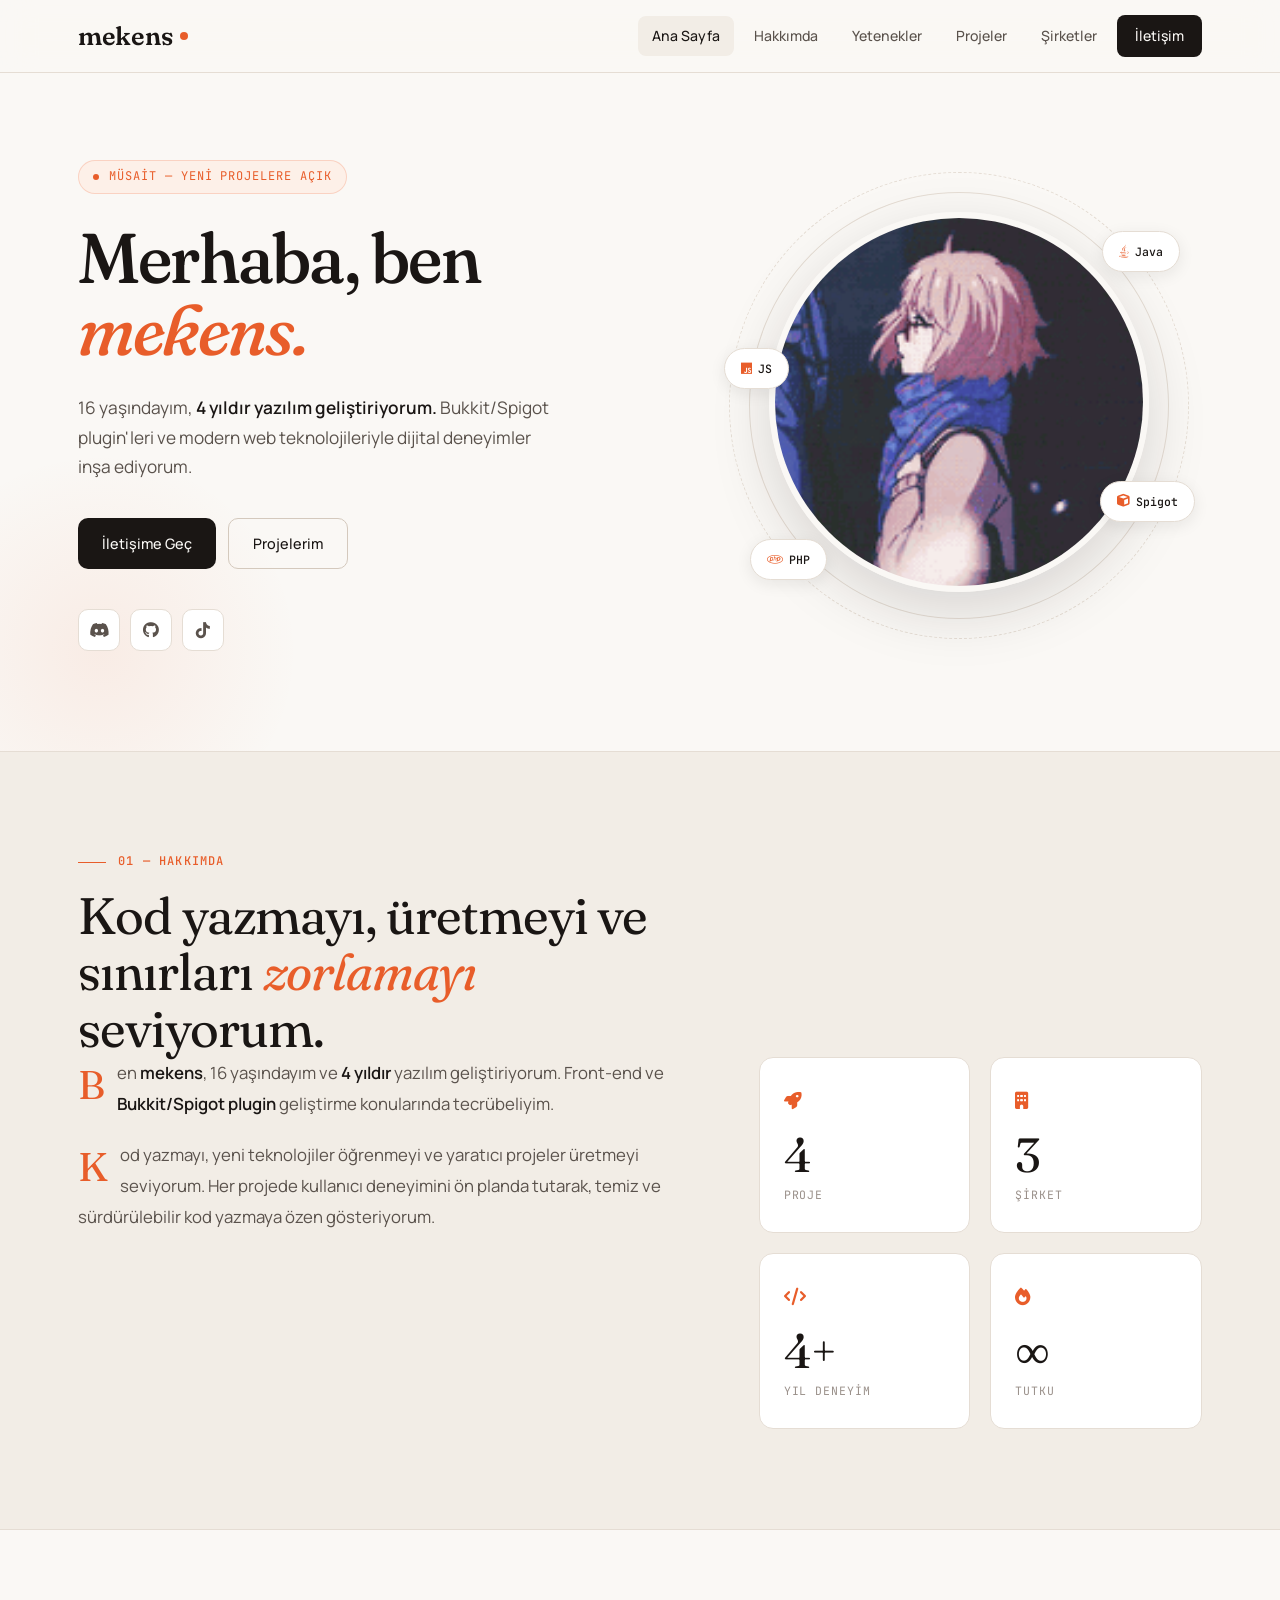
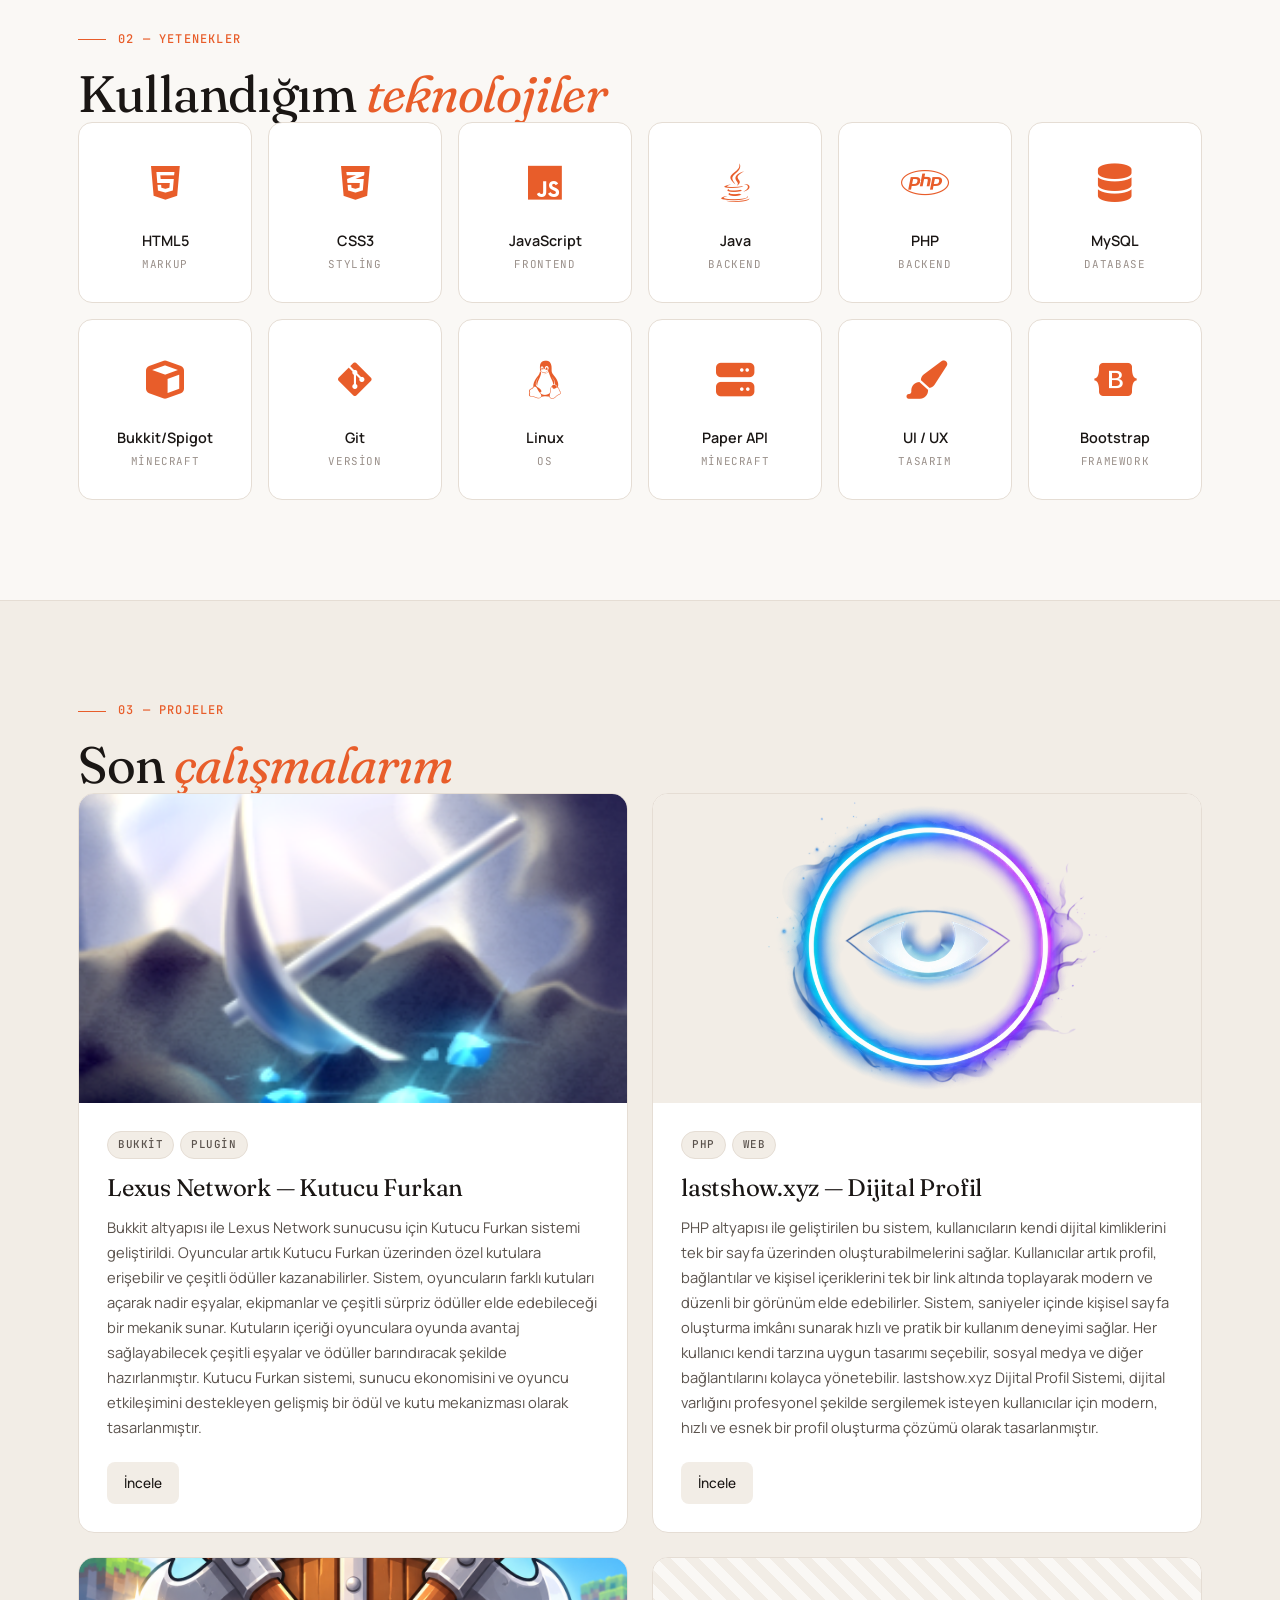
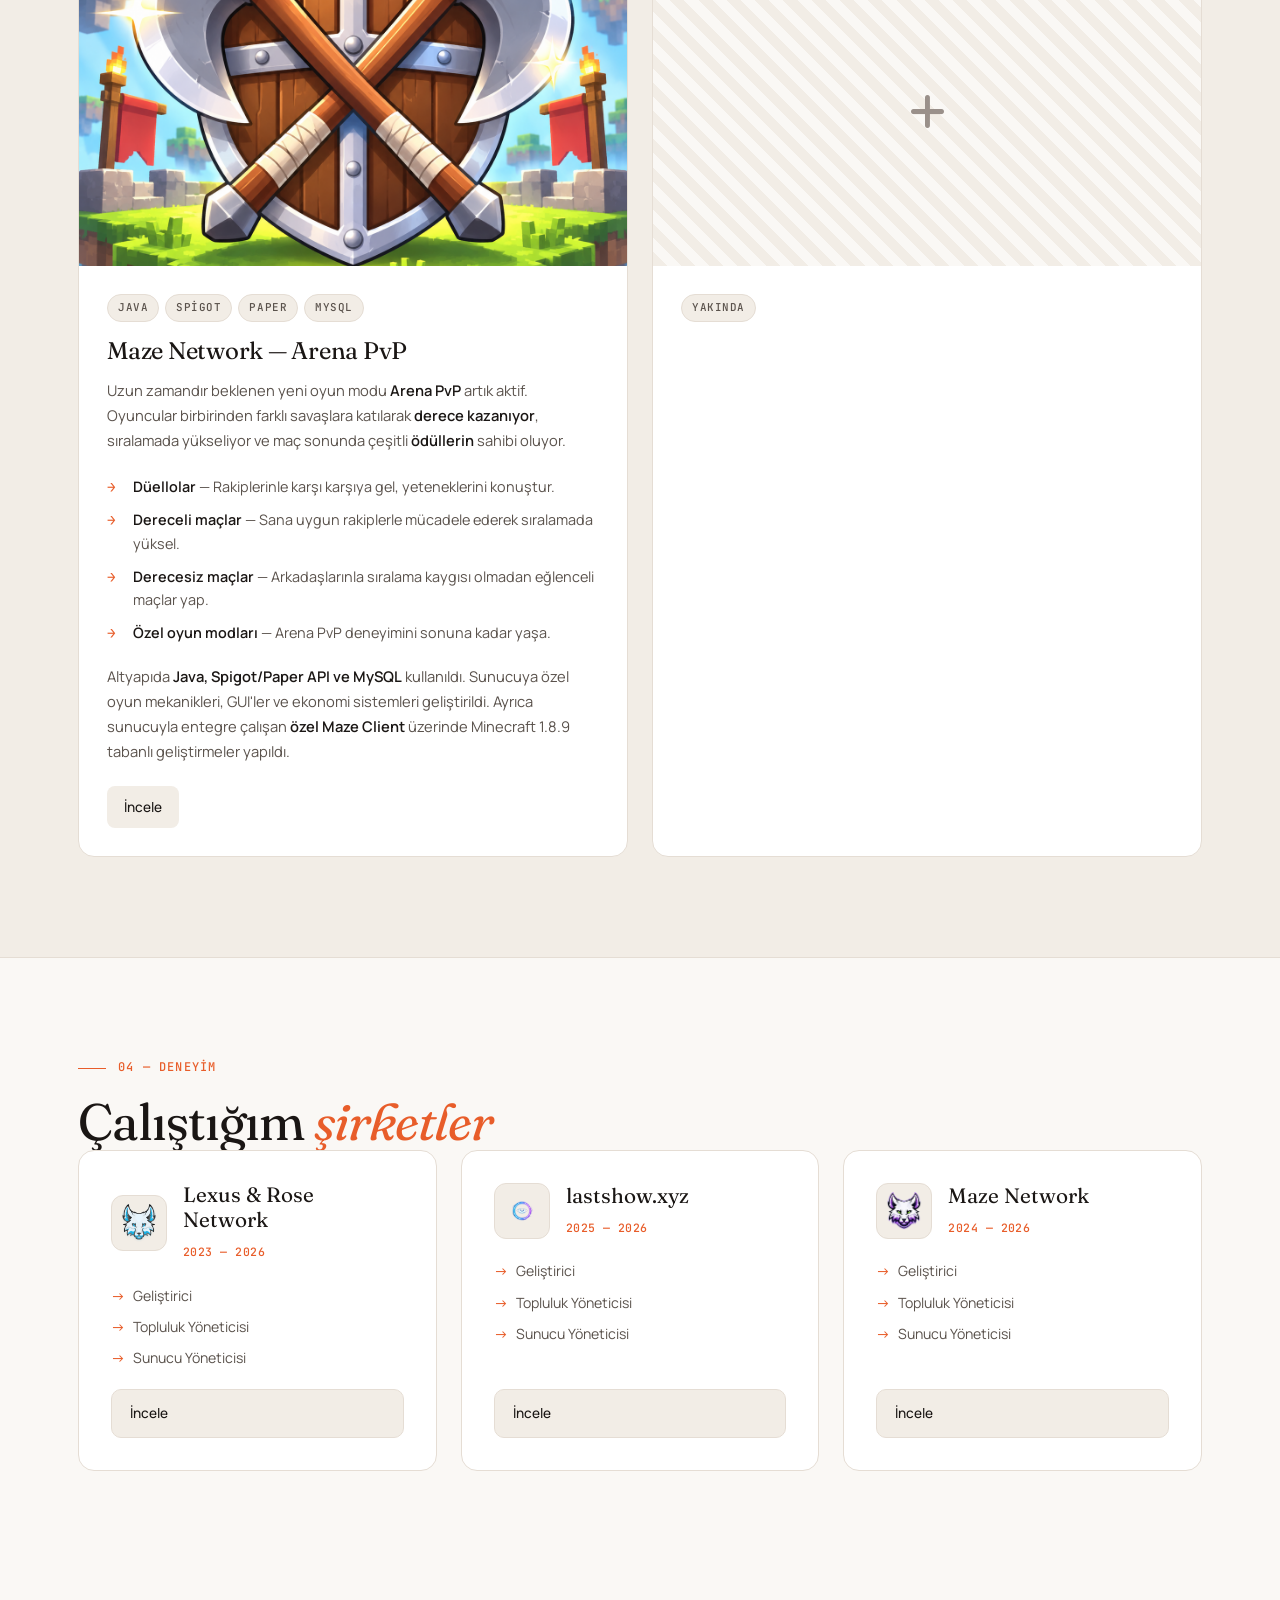
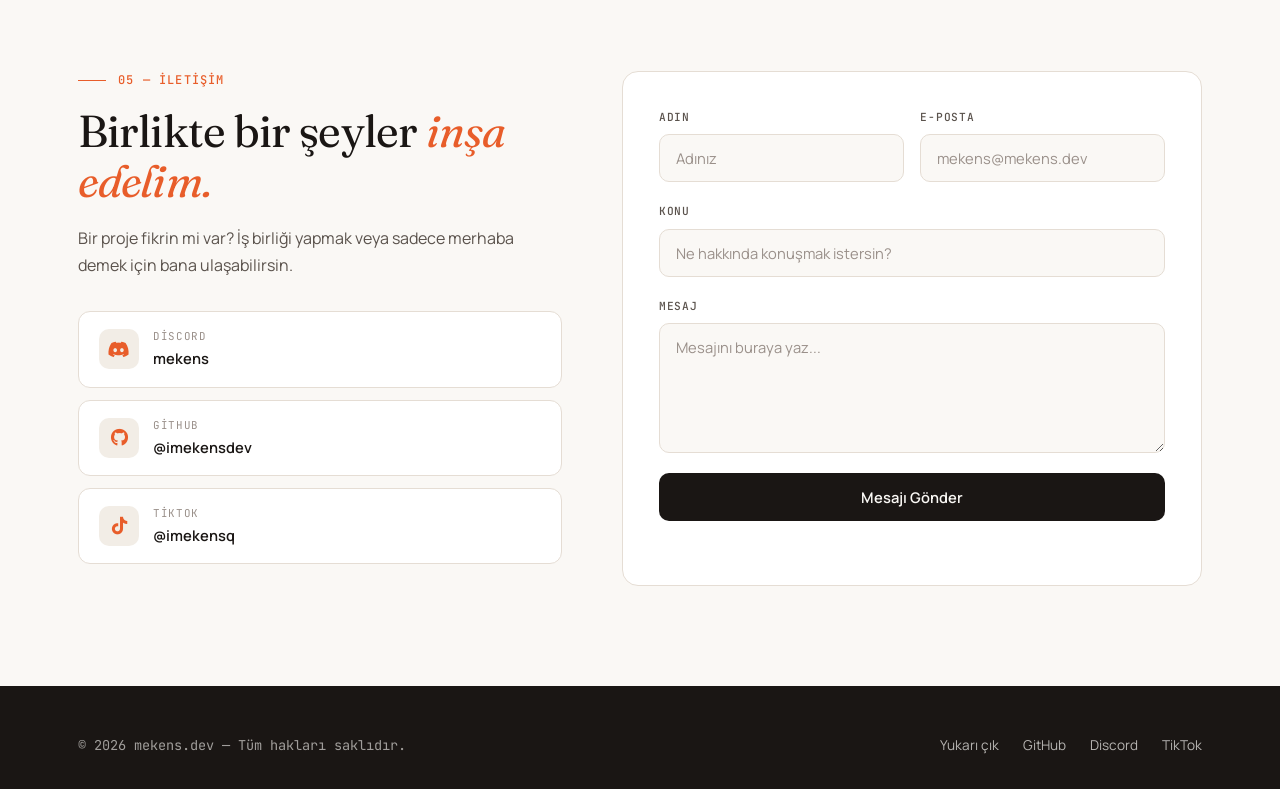
<file: index.html>
<!DOCTYPE html>
<html lang="tr">
<head>
<meta charset="UTF-8">
<meta name="viewport" content="width=device-width, initial-scale=1.0">
<title>mekens.dev</title>
<link rel="icon" href="img/image.gif">
<link rel="stylesheet" href="style.css?v=10">
<link href="https://cdnjs.cloudflare.com/ajax/libs/font-awesome/6.5.0/css/all.min.css" rel="stylesheet">
</head>
<body>

<!-- LOADER -->
<div id="loader">
    <div class="loader-content">
        <div class="loader-logo">mekens.dev</div>
        <div class="loader-bar"><div class="loader-progress"></div></div>
        <p class="loader-text">Yükleniyor</p>
    </div>
</div>

<!-- NAVBAR -->
<nav class="navbar">
    <div class="container nav-flex">
        <a href="#home" class="logo">mekens<span></span></a>
        <ul class="nav-menu" id="navMenu">
            <li><a href="#home" class="active">Ana Sayfa</a></li>
            <li><a href="#about">Hakkımda</a></li>
            <li><a href="#skills">Yetenekler</a></li>
            <li><a href="#projects">Projeler</a></li>
            <li><a href="#companies">Şirketler</a></li>
            <li><a href="#contact" class="nav-cta">İletişim</a></li>
        </ul>
        <div class="hamburger" id="hamburger">
            <span></span><span></span><span></span>
        </div>
    </div>
</nav>

<!-- HERO -->
<section id="home" class="hero">
    <div class="container hero-flex">
        <div class="hero-text reveal">
            <div class="hero-eyebrow">Müsait — Yeni projelere açık</div>
            <h1>Merhaba, ben <em>mekens.</em></h1>
            <p>
                16 yaşındayım, <strong>4 yıldır yazılım geliştiriyorum.</strong> 
                Bukkit/Spigot plugin'leri ve modern web teknolojileriyle 
                dijital deneyimler inşa ediyorum.
            </p>
            <div class="hero-actions">
                <a href="#contact" class="btn btn-primary">İletişime Geç</i></a>
                <a href="#projects" class="btn btn-secondary">Projelerim</i></a>
            </div>
            <div class="social-links">
                <a href="https://discord.com/users/962366918805823518" target="_blank" title="Discord"><i class="fab fa-discord"></i></a>
                <a href="https://github.com/imekensdev" target="_blank" title="GitHub"><i class="fab fa-github"></i></a>
                <a href="https://tiktok.com/@imekensq" target="_blank" title="TikTok"><i class="fab fa-tiktok"></i></a>
            </div>
        </div>
        <div class="hero-visual reveal">
            <div class="hero-img-frame">
                <img src="img/image.gif" alt="mekens">
                <div class="hero-badge hb-1"><i class="fab fa-java"></i>Java</div>
                <div class="hero-badge hb-2"><i class="fab fa-js"></i>JS</div>
                <div class="hero-badge hb-3"><i class="fas fa-cube"></i>Spigot</div>
                <div class="hero-badge hb-4"><i class="fab fa-php"></i>PHP</div>
            </div>
        </div>
    </div>
</section>

<!-- ABOUT -->
<section id="about" class="about">
    <div class="container">
        <div class="section-head reveal">
            <div>
                <div class="section-label">01 — Hakkımda</div>
                <h2>Kod yazmayı, üretmeyi ve sınırları <em>zorlamayı</em> seviyorum.</h2>
            </div>
        </div>
        <div class="about-grid">
            <div class="about-text reveal">
                <p>
                    Ben <strong>mekens</strong>, 16 yaşındayım ve <strong>4 yıldır</strong> yazılım geliştiriyorum. 
                    Front-end ve <strong>Bukkit/Spigot plugin</strong> geliştirme konularında tecrübeliyim.
                </p>
                <p>
                    Kod yazmayı, yeni teknolojiler öğrenmeyi ve yaratıcı projeler üretmeyi seviyorum. 
                    Her projede kullanıcı deneyimini ön planda tutarak, temiz ve sürdürülebilir kod yazmaya özen gösteriyorum.
                </p>
            </div>
            <div class="stats-grid reveal">
                <div class="stat-card">
                    <div class="stat-icon"><i class="fas fa-rocket"></i></div>
                    <div class="stat-number" id="total-projects">3</div>
                    <div class="stat-label">Proje</div>
                </div>
                <div class="stat-card">
                    <div class="stat-icon"><i class="fas fa-building"></i></div>
                    <div class="stat-number" id="total-companies">3</div>
                    <div class="stat-label">Şirket</div>
                </div>
                <div class="stat-card">
                    <div class="stat-icon"><i class="fas fa-code"></i></div>
                    <div class="stat-number">4+</div>
                    <div class="stat-label">Yıl Deneyim</div>
                </div>
                <div class="stat-card">
                    <div class="stat-icon"><i class="fas fa-fire"></i></div>
                    <div class="stat-number">∞</div>
                    <div class="stat-label">Tutku</div>
                </div>
            </div>
        </div>
    </div>
</section>

<!-- SKILLS -->
<section id="skills" class="skills">
    <div class="container">
        <div class="section-head reveal">
            <div>
                <div class="section-label">02 — Yetenekler</div>
                <h2>Kullandığım <em>teknolojiler</em></h2>
            </div>
        </div>
        <div class="skills-grid">
            <div class="skill-card reveal">
                <div class="skill-icon"><i class="fab fa-html5"></i></div>
                <span>HTML5</span>
                <small>Markup</small>
            </div>
            <div class="skill-card reveal">
                <div class="skill-icon"><i class="fab fa-css3-alt"></i></div>
                <span>CSS3</span>
                <small>Styling</small>
            </div>
            <div class="skill-card reveal">
                <div class="skill-icon"><i class="fab fa-js"></i></div>
                <span>JavaScript</span>
                <small>Frontend</small>
            </div>
            <div class="skill-card reveal">
                <div class="skill-icon"><i class="fab fa-java"></i></div>
                <span>Java</span>
                <small>Backend</small>
            </div>
            <div class="skill-card reveal">
                <div class="skill-icon"><i class="fab fa-php"></i></div>
                <span>PHP</span>
                <small>Backend</small>
            </div>
            <div class="skill-card reveal">
                <div class="skill-icon"><i class="fas fa-database"></i></div>
                <span>MySQL</span>
                <small>Database</small>
            </div>
            <div class="skill-card reveal">
                <div class="skill-icon"><i class="fas fa-cube"></i></div>
                <span>Bukkit/Spigot</span>
                <small>Minecraft</small>
            </div>
            <div class="skill-card reveal">
                <div class="skill-icon"><i class="fab fa-git-alt"></i></div>
                <span>Git</span>
                <small>Version</small>
            </div>
            <div class="skill-card reveal">
                <div class="skill-icon"><i class="fab fa-linux"></i></div>
                <span>Linux</span>
                <small>OS</small>
            </div>
            <div class="skill-card reveal">
                <div class="skill-icon"><i class="fas fa-server"></i></div>
                <span>Paper API</span>
                <small>Minecraft</small>
            </div>
            <div class="skill-card reveal">
                <div class="skill-icon"><i class="fas fa-paint-brush"></i></div>
                <span>UI / UX</span>
                <small>Tasarım</small>
            </div>
            <div class="skill-card reveal">
                <div class="skill-icon"><i class="fab fa-bootstrap"></i></div>
                <span>Bootstrap</span>
                <small>Framework</small>
            </div>
        </div>
    </div>
</section>

<!-- PROJECTS -->
<section id="projects" class="projects">
    <div class="container">
        <div class="section-head reveal">
            <div>
                <div class="section-label">03 — Projeler</div>
                <h2>Son <em>çalışmalarım</em></h2>
            </div>
        </div>
        <div class="projects-grid">

            <div class="project-card reveal">
                <div class="project-image">
                    <img src="img/survivaltitanium.png" alt="Lexus Network">
                </div>
                <div class="project-content">
                    <div class="project-meta">
                        <span class="project-tag">Bukkit</span>
                        <span class="project-tag">Plugin</span>
                    </div>
                    <h3>Lexus Network — Kutucu Furkan</h3>
                    <p>
                            Bukkit altyapısı ile Lexus Network sunucusu için Kutucu Furkan sistemi geliştirildi.

                            Oyuncular artık Kutucu Furkan üzerinden özel kutulara erişebilir ve çeşitli ödüller
                            kazanabilirler.

                            Sistem, oyuncuların farklı kutuları açarak nadir eşyalar, ekipmanlar ve çeşitli sürpriz
                            ödüller elde edebileceği bir mekanik sunar.

                            Kutuların içeriği oyunculara oyunda avantaj sağlayabilecek çeşitli eşyalar ve ödüller
                            barındıracak şekilde hazırlanmıştır.

                            Kutucu Furkan sistemi, sunucu ekonomisini ve oyuncu etkileşimini destekleyen gelişmiş bir
                            ödül ve kutu mekanizması olarak tasarlanmıştır.
                    </p>
                    <div class="project-links">
                        <a href="https://discord.gg/lexusnetwork" target="_blank" class="project-link">
                            İncele</i>
                        </a>
                    </div>
                </div>
            </div>

            <div class="project-card reveal">
                <div class="project-image">
                    <img src="img/lastshow.png" alt="lastshow.xyz">
                </div>
                <div class="project-content">
                    <div class="project-meta">
                        <span class="project-tag">PHP</span>
                        <span class="project-tag">Web</span>
                    </div>
                    <h3>lastshow.xyz — Dijital Profil</h3>
                    <p>
PHP altyapısı ile geliştirilen bu sistem, kullanıcıların kendi dijital kimliklerini tek bir sayfa üzerinden oluşturabilmelerini sağlar.

Kullanıcılar artık profil, bağlantılar ve kişisel içeriklerini tek bir link altında toplayarak modern ve düzenli bir görünüm elde edebilirler.

Sistem, saniyeler içinde kişisel sayfa oluşturma imkânı sunarak hızlı ve pratik bir kullanım deneyimi sağlar.

Her kullanıcı kendi tarzına uygun tasarımı seçebilir, sosyal medya ve diğer bağlantılarını kolayca yönetebilir.

lastshow.xyz Dijital Profil Sistemi, dijital varlığını profesyonel şekilde sergilemek isteyen kullanıcılar için modern, hızlı ve esnek bir profil oluşturma çözümü olarak tasarlanmıştır.
                    </p>
                    <div class="project-links">
                        <a href="https://lastshow.xyz" target="_blank" class="project-link">
                            İncele</i>
                        </a>
                    </div>
                </div>
            </div>

<div class="project-card reveal">
    <div class="project-image">
        <img src="img/arenapvp.png" alt="Maze Network — Arena PvP">
    </div>
    <div class="project-content">
        <div class="project-meta">
            <span class="project-tag">Java</span>
            <span class="project-tag">Spigot</span>
            <span class="project-tag">Paper</span>
            <span class="project-tag">MySQL</span>
        </div>
        <h3>Maze Network — Arena PvP</h3>
        <p>
            Uzun zamandır beklenen yeni oyun modu <strong>Arena PvP</strong> artık aktif. 
            Oyuncular birbirinden farklı savaşlara katılarak <strong>derece kazanıyor</strong>, 
            sıralamada yükseliyor ve maç sonunda çeşitli <strong>ödüllerin</strong> sahibi oluyor.
        </p>
        <ul class="project-features">
            <li><strong>Düellolar</strong> — Rakiplerinle karşı karşıya gel, yeteneklerini konuştur.</li>
            <li><strong>Dereceli maçlar</strong> — Sana uygun rakiplerle mücadele ederek sıralamada yüksel.</li>
            <li><strong>Derecesiz maçlar</strong> — Arkadaşlarınla sıralama kaygısı olmadan eğlenceli maçlar yap.</li>
            <li><strong>Özel oyun modları</strong> — Arena PvP deneyimini sonuna kadar yaşa.</li>
        </ul>
        <p>
            Altyapıda <strong>Java, Spigot/Paper API ve MySQL</strong> kullanıldı. 
            Sunucuya özel oyun mekanikleri, GUI'ler ve ekonomi sistemleri geliştirildi. 
            Ayrıca sunucuyla entegre çalışan <strong>özel Maze Client</strong> üzerinde 
            Minecraft 1.8.9 tabanlı geliştirmeler yapıldı.
        </p>
        <div class="project-links">
            <a href="https://www.youtube.com/watch?v=8Csd_zip-Tc" target="_blank" class="project-link">
                İncele</i>
            </a>
        </div>
    </div>
</div>

            <div class="project-card reveal">
                <div class="project-image">
                    <div class="placeholder-icon"><i class="fas fa-plus"></i></div>
                </div>
                <div class="project-content">
                    <div class="project-meta">
                        <span class="project-tag">Yakında</span>
                    </div>
                    <div class="project-links">
                    </div>
                </div>
            </div>

        </div>
    </div>
</section>

<!-- COMPANIES -->
<section id="companies" class="companies">
    <div class="container">
        <div class="section-head reveal">
            <div>
                <div class="section-label">04 — Deneyim</div>
                <h2>Çalıştığım <em>şirketler</em></h2>
            </div>
        </div>
        <div class="companies-grid">

            <div class="company-card reveal">
                <div class="company-head">
                    <div class="company-logo">
                        <img src="img/lexusnetwork.png" alt="Lexus & Rose Network" class="company-image">
                    </div>
                    <div class="company-info">
                        <h3>Lexus & Rose Network</h3>
                        <span class="company-period">2023 — 2026</span>
                    </div>
                </div>
                <ul class="company-roles">
                    <li>Geliştirici</li>
                    <li>Topluluk Yöneticisi</li>
                    <li>Sunucu Yöneticisi</li>
                </ul>
                <a href="https://lexusnw.com.tr" target="_blank" class="company-btn">
                    İncele</i>
                </a>
            </div>

            <div class="company-card reveal">
                <div class="company-head">
                    <div class="company-logo">
                        <img src="img/lastshow.png" alt="lastshow.xyz" class="company-image">
                    </div>
                    <div class="company-info">
                        <h3>lastshow.xyz</h3>
                        <span class="company-period">2025 — 2026</span>
                    </div>
                </div>
                <ul class="company-roles">
                    <li>Geliştirici</li>
                    <li>Topluluk Yöneticisi</li>
                    <li>Sunucu Yöneticisi</li>
                </ul>
                <a href="https://lastshow.xyz" target="_blank" class="company-btn">
                    İncele</i>
                </a>
            </div>

            <div class="company-card reveal">
                <div class="company-head">
                    <div class="company-logo">
                        <img src="img/mazenetwork.png" alt="Maze Network" class="company-image">
                    </div>
                    <div class="company-info">
                        <h3>Maze Network</h3>
                        <span class="company-period">2024 — 2026</span>
                    </div>
                </div>
                <ul class="company-roles">
                    <li>Geliştirici</li>
                    <li>Topluluk Yöneticisi</li>
                    <li>Sunucu Yöneticisi</li>
                </ul>
                <a href="https://mazenw.com.tr" target="_blank" class="company-btn">
                    İncele</i>
                </a>
            </div>

        </div>
    </div>
</section>

<!-- CONTACT -->
<section id="contact" class="contact">
    <div class="container">
        <div class="contact-grid">
            <div class="contact-intro reveal">
                <div class="section-label">05 — İletişim</div>
                <h2>Birlikte bir şeyler <em>inşa edelim.</em></h2>
                <p>Bir proje fikrin mi var? İş birliği yapmak veya sadece merhaba demek için bana ulaşabilirsin.</p>
                <div class="contact-info-list">
                    <a href="https://discord.com/users/962366918805823518" target="_blank" class="contact-info-item">
                        <div class="ci-icon"><i class="fab fa-discord"></i></div>
                        <div class="ci-text">
                            <span class="ci-label">Discord</span>
                            <span class="ci-value">mekens</span>
                        </div>
                    </a>
                    <a href="https://github.com/imekensdev" target="_blank" class="contact-info-item">
                        <div class="ci-icon"><i class="fab fa-github"></i></div>
                        <div class="ci-text">
                            <span class="ci-label">GitHub</span>
                            <span class="ci-value">@imekensdev</span>
                        </div>
                    </a>
                    <a href="https://www.tiktok.com/@imekensq" target="_blank" class="contact-info-item">
                        <div class="ci-icon"><i class="fab fa-tiktok"></i></div>
                        <div class="ci-text">
                            <span class="ci-label">TikTok</span>
                            <span class="ci-value">@imekensq</span>
                        </div>
                    </a>
                </div>
            </div>

            <form id="contact-form" class="reveal">
                <div class="form-row">
                    <div class="form-field">
                        <label for="name">Adın</label>
                        <input type="text" id="name" name="name" placeholder="Adınız" required>
                    </div>
                    <div class="form-field">
                        <label for="email">E-posta</label>
                        <input type="email" id="email" name="email" placeholder="mekens@mekens.dev" required>
                    </div>
                </div>
                <div class="form-field">
                    <label for="subject">Konu</label>
                    <input type="text" id="subject" name="subject" placeholder="Ne hakkında konuşmak istersin?" required>
                </div>
                <div class="form-field">
                    <label for="message">Mesaj</label>
                    <textarea id="message" name="message" placeholder="Mesajını buraya yaz..." required></textarea>
                </div>
                <button type="submit">Mesajı Gönder</i></button>
                <div id="form-message"></div>
            </form>
        </div>
    </div>
</section>

<footer class="footer">
    <div class="container footer-flex">
        <p>© 2026 mekens.dev — Tüm hakları saklıdır.</p>
        <div class="footer-links">
            <a href="#home">Yukarı çık</a>
            <a href="https://github.com/imekensdev" target="_blank">GitHub</a>
            <a href="https://discord.com/users/962366918805823518" target="_blank">Discord</a>
            <a href="https://tiktok.com/@imekensq" target="_blank">TikTok</a>
        </div>
    </div>
</footer>

<script>
window.addEventListener('load', () => {
    setTimeout(() => {
        const loader = document.getElementById('loader');
        loader.style.opacity = '0';
        setTimeout(() => loader.style.display = 'none', 500);
    }, 1500);
});

const hamburger = document.getElementById('hamburger');
const navMenu = document.getElementById('navMenu');
hamburger.addEventListener('click', () => {
    navMenu.classList.toggle('active');
    hamburger.classList.toggle('active');
});
navMenu.querySelectorAll('a').forEach(a => {
    a.addEventListener('click', () => {
        navMenu.classList.remove('active');
        hamburger.classList.remove('active');
    });
});

const sections = document.querySelectorAll('section[id]');
const navLinks = document.querySelectorAll('.nav-menu a[href^="#"]');
const navObserver = new IntersectionObserver((entries) => {
    entries.forEach(e => {
        if (e.isIntersecting) {
            navLinks.forEach(a => a.classList.remove('active'));
            const link = document.querySelector(`.nav-menu a[href="#${e.target.id}"]`);
            if (link) link.classList.add('active');
        }
    });
}, { rootMargin: '-40% 0px -55% 0px' });
sections.forEach(s => navObserver.observe(s));

// REVEAL
const revealObserver = new IntersectionObserver((entries) => {
    entries.forEach((entry, i) => {
        if (entry.isIntersecting) {
            setTimeout(() => entry.target.classList.add('in'), i * 60);
            revealObserver.unobserve(entry.target);
        }
    });
}, { threshold: 0.1, rootMargin: '0px 0px -50px 0px' });
document.querySelectorAll('.reveal').forEach(el => revealObserver.observe(el));

// FORM
const form = document.getElementById('contact-form');
const formMessage = document.getElementById('form-message');

form.addEventListener('submit', (e) => {
    e.preventDefault();
    const name = form.name.value.trim();
    const email = form.email.value.trim();
    const subject = form.subject.value.trim();
    const message = form.message.value.trim();

    if (!name || !email || !subject || !message) {
        showMsg('Lütfen tüm alanları doldurun.', 'error');
        return;
    }
    if (!email.includes('@') || !email.includes('.')) {
        showMsg('Geçerli bir e-posta adresi girin.', 'error');
        return;
    }
    showMsg('Mesajınız gönderiliyor...', 'info');
    setTimeout(() => {
        showMsg('Mesajınız başarıyla gönderildi.', 'success');
        form.reset();
    }, 1400);
});

function showMsg(text, type) {
    formMessage.textContent = text;
    formMessage.className = 'form-message ' + type;
    clearTimeout(showMsg.t);
    showMsg.t = setTimeout(() => {
        formMessage.textContent = '';
        formMessage.className = 'form-message';
    }, 5000);
}

// STATS
document.addEventListener('DOMContentLoaded', () => {
    const validProjects = [...document.querySelectorAll('.project-card')].filter(card => {
        const title = card.querySelector('h3')?.textContent || '';
        return !title.toLowerCase().includes('yeni proje');
    }).length;
    const totalCompanies = document.querySelectorAll('.company-card').length;
    const pEl = document.getElementById('total-projects');
    const cEl = document.getElementById('total-companies');
    if (pEl) pEl.textContent = validProjects;
    if (cEl) cEl.textContent = totalCompanies;
});
</script>

</body>
</html>
</file>
<file: style.css>
@import url('https://fonts.googleapis.com/css2?family=Fraunces:ital,opsz,wght@0,9..144,400;0,9..144,500;0,9..144,600;0,9..144,700;1,9..144,400;1,9..144,500&family=Manrope:wght@300;400;500;600;700;800&family=JetBrains+Mono:wght@400;500&display=swap');

:root {
    --bg: #faf8f5;
    --bg-alt: #f2ede6;
    --bg-card: #ffffff;
    --ink: #1a1614;
    --ink-2: #5a524c;
    --ink-3: #9a908a;
    --line: #e5ddd4;
    --line-2: #d4c9bd;
    --accent: #e85d2a;
    --accent-hover: #c94a1e;
    --accent-soft: #fdf0e8;
    --success: #2d7d4a;
--serif: 'Fraunces', serif;
--sans: 'Manrope', sans-serif;
--mono: 'JetBrains Mono', monospace;
    --ease: cubic-bezier(.4, 0, .2, 1);
}

* { margin: 0; padding: 0; box-sizing: border-box; }

html { scroll-behavior: smooth; }

body {
    font-family: var(--sans);
    background: var(--bg);
    color: var(--ink);
    line-height: 1.65;
    overflow-x: hidden;
    -webkit-font-smoothing: antialiased;
    font-weight: 400;
}

.container {
    max-width: 1180px;
    margin: 0 auto;
    padding: 0 28px;
}

/* ===== SCROLLBAR ===== */
::-webkit-scrollbar { width: 10px; }
::-webkit-scrollbar-track { background: var(--bg-alt); }
::-webkit-scrollbar-thumb { background: var(--line-2); border-radius: 10px; }
::-webkit-scrollbar-thumb:hover { background: var(--ink-3); }

/* ===== NAVBAR ===== */
.navbar {
    position: fixed;
    top: 0; left: 0; right: 0;
    z-index: 1000;
    background: rgba(250, 248, 245, 0.85);
    backdrop-filter: blur(16px) saturate(180%);
    -webkit-backdrop-filter: blur(16px) saturate(180%);
    border-bottom: 1px solid var(--line);
    transition: all .3s var(--ease);
}

.nav-flex {
    display: flex;
    align-items: center;
    justify-content: space-between;
    height: 72px;
}

.logo span {
    width: 8px; height: 8px;
    background: var(--accent);
    border-radius: 50%;
    display: inline-block;
}

.nav-menu {
    display: flex;
    gap: 6px;
    list-style: none;
    align-items: center;
}

.nav-menu li a {
    text-decoration: none;
    color: var(--ink-2);
    font-weight: 500;
    font-size: .88rem;
    padding: 8px 14px;
    border-radius: 8px;
    transition: all .25s var(--ease);
    display: block;
}

.nav-menu li a:hover {
    color: var(--ink);
    background: var(--bg-alt);
}

.nav-menu li a.active {
    color: var(--ink);
    background: var(--bg-alt);
}

.nav-cta {
    padding: 9px 18px !important;
    background: var(--ink) !important;
    color: var(--bg) !important;
    font-weight: 500;
    border-radius: 8px;
}

.nav-cta:hover {
    background: var(--accent) !important;
    color: #fff !important;
}

.hamburger {
    display: none;
    flex-direction: column;
    cursor: pointer;
    gap: 5px;
    padding: 8px;
}

.hamburger span {
    width: 22px;
    height: 2px;
    background: var(--ink);
    transition: all .3s var(--ease);
}

/* ===== HERO ===== */
.hero {
    padding: 160px 0 100px;
    position: relative;
    overflow: hidden;
}

.hero::before {
    content: '';
    position: absolute;
    top: 60%; left: -100px;
    width: 400px; height: 400px;
    background: radial-gradient(circle, rgba(232, 93, 42, .08), transparent 70%);
    pointer-events: none;
}

.hero-flex {
    display: grid;
    grid-template-columns: 1.15fr 1fr;
    gap: 80px;
    align-items: center;
    position: relative;
    z-index: 1;
}

.hero-eyebrow {
    display: inline-flex;
    align-items: center;
    gap: 10px;
    font-family: var(--mono);
    font-size: .75rem;
    color: var(--accent);
    letter-spacing: .08em;
    text-transform: uppercase;
    margin-bottom: 28px;
    padding: 6px 14px;
    background: var(--accent-soft);
    border: 1px solid rgba(232, 93, 42, .2);
    border-radius: 100px;
}

.hero-eyebrow::before {
    content: '';
    width: 6px; height: 6px;
    background: var(--accent);
    border-radius: 50%;
    animation: pulse 2s infinite;
}

@keyframes pulse {
    0%, 100% { opacity: 1; transform: scale(1); }
    50% { opacity: .5; transform: scale(1.3); }
}

/* .hero-text h1 */
.hero-text h1 {
    font-family: var(--serif);
    font-size: clamp(2.8rem, 5.5vw, 4.8rem);
    font-weight: 500;               /* 400 yerine 500 */
    font-variation-settings: 'SOFT' 50, 'WONK' 1;  /* Fraunces karakteri */
    line-height: 1.02;
    letter-spacing: -.025em;
    color: var(--ink);
    margin-bottom: 28px;
}

/* .section-head h2 */
.section-head h2 {
    font-family: var(--serif);
    font-size: clamp(2.2rem, 4vw, 3.2rem);
    font-weight: 500;
    font-variation-settings: 'SOFT' 30, 'WONK' 1;
    line-height: 1.1;
    letter-spacing: -.02em;
    color: var(--ink);
    max-width: 640px;
}

/* .logo */
.logo {
    font-family: var(--serif);
    font-size: 1.6rem;
    font-weight: 600;
    font-variation-settings: 'SOFT' 50, 'WONK' 1;
    color: var(--ink);
    text-decoration: none;
    letter-spacing: -.01em;
    display: flex;
    align-items: center;
    gap: 8px;
}

.hero-text h1 em {
    font-style: italic;
    color: var(--accent);
}

.hero-text p {
    font-size: 1.08rem;
    color: var(--ink-2);
    margin-bottom: 36px;
    max-width: 480px;
    line-height: 1.7;
}

.hero-text p strong {
    color: var(--ink);
    font-weight: 600;
}

.hero-actions {
    display: flex;
    gap: 12px;
    flex-wrap: wrap;
    margin-bottom: 40px;
}

.btn {
    display: inline-flex;
    align-items: center;
    gap: 8px;
    padding: 13px 24px;
    font-family: var(--sans);
    font-size: .9rem;
    font-weight: 500;
    text-decoration: none;
    border-radius: 10px;
    transition: all .25s var(--ease);
    cursor: pointer;
    border: none;
}

.btn-primary {
    background: var(--ink);
    color: var(--bg);
}

.btn-primary:hover {
    background: var(--accent);
    transform: translateY(-2px);
    box-shadow: 0 8px 24px rgba(232, 93, 42, .25);
}

.btn-secondary {
    background: transparent;
    color: var(--ink);
    border: 1px solid var(--line-2);
}

.btn-secondary:hover {
    border-color: var(--ink);
    transform: translateY(-2px);
}

.btn i {
    font-size: .8rem;
    transition: transform .25s var(--ease);
}

.btn:hover i {
    transform: translateX(4px);
}

.btn-small {
    padding: 9px 16px;
    font-size: .82rem;
}

/* ===== HERO IMAGE ===== */
.hero-visual {
    position: relative;
    display: flex;
    justify-content: center;
}

.hero-img-frame {
    position: relative;
    width: 100%;
    max-width: 380px;
    aspect-ratio: 1;
}

.hero-img-frame::before {
    content: '';
    position: absolute;
    inset: -20px;
    border: 1px solid var(--line);
    border-radius: 50%;
    animation: spin 30s linear infinite;
}

.hero-img-frame::after {
    content: '';
    position: absolute;
    inset: -40px;
    border: 1px dashed var(--line);
    border-radius: 50%;
    animation: spin 40s linear infinite reverse;
}

@keyframes spin {
    to { transform: rotate(360deg); }
}

.hero-img-frame img {
    width: 100%;
    height: 100%;
    object-fit: cover;
    border-radius: 50%;
    border: 6px solid var(--bg);
    box-shadow: 0 20px 60px rgba(26, 22, 20, .15);
    position: relative;
    z-index: 2;
}

.hero-badge {
    position: absolute;
    padding: 10px 16px;
    background: var(--bg-card);
    border: 1px solid var(--line);
    border-radius: 100px;
    font-family: var(--mono);
    font-size: .72rem;
    font-weight: 500;
    color: var(--ink);
    box-shadow: 0 4px 16px rgba(26, 22, 20, .08);
    z-index: 3;
    display: flex;
    align-items: center;
    gap: 6px;
    animation: floatY 4s ease-in-out infinite;
}

.hero-badge i {
    color: var(--accent);
    font-size: .8rem;
}

.hb-1 { top: 5%; right: -8%; animation-delay: 0s; }
.hb-2 { top: 35%; left: -12%; animation-delay: -1.3s; }
.hb-3 { bottom: 20%; right: -12%; animation-delay: -2.6s; }
.hb-4 { bottom: 5%; left: -5%; animation-delay: -3.9s; }

@keyframes floatY {
    0%, 100% { transform: translateY(0); }
    50% { transform: translateY(-10px); }
}

/* ===== SOCIAL ===== */
.social-links {
    display: flex;
    gap: 10px;
}

.social-links a {
    width: 42px; height: 42px;
    display: grid;
    place-items: center;
    background: var(--bg-card);
    border: 1px solid var(--line);
    border-radius: 10px;
    color: var(--ink-2);
    font-size: 1rem;
    text-decoration: none;
    transition: all .25s var(--ease);
}

.social-links a:hover {
    background: var(--ink);
    color: var(--bg);
    border-color: var(--ink);
    transform: translateY(-3px);
}

/* ===== SECTION HEAD ===== */
section {
    padding: 100px 0;
    position: relative;
}

.section-label {
    font-family: var(--mono);
    font-size: .75rem;
    color: var(--accent);
    text-transform: uppercase;
    letter-spacing: .1em;
    font-weight: 500;
    display: flex;
    align-items: center;
    gap: 12px;
    margin-bottom: 16px;
}

.section-label::before {
    content: '';
    width: 28px;
    height: 1px;
    background: var(--accent);
}

/* Project features list */
.project-features {
    list-style: none;
    margin: 0 0 20px 0;
    padding: 0;
    display: flex;
    flex-direction: column;
    gap: 10px;
}

.project-features li {
    position: relative;
    padding-left: 26px;
    font-size: .9rem;
    color: var(--ink-2);
    line-height: 1.6;
}

.project-features li::before {
    content: '→';
    position: absolute;
    left: 0;
    top: 0;
    color: var(--accent);
    font-weight: 600;
    font-family: var(--mono);
}

.project-features li strong {
    color: var(--ink);
    font-weight: 600;
}

.section-head h2 {
    font-family: var(--serif);
    font-size: clamp(2.2rem, 4vw, 3.2rem);
    font-weight: 400;
    line-height: 1.1;
    letter-spacing: -.02em;
    color: var(--ink);
    max-width: 640px;
}

.section-head h2 em {
    font-style: italic;
    color: var(--accent);
}

/* ===== ABOUT ===== */
.about {
    background: var(--bg-alt);
    border-top: 1px solid var(--line);
    border-bottom: 1px solid var(--line);
}

.about-grid {
    display: grid;
    grid-template-columns: 1.4fr 1fr;
    gap: 60px;
    align-items: start;
}

.about-text p {
    font-size: 1.05rem;
    color: var(--ink-2);
    line-height: 1.85;
    margin-bottom: 20px;
}

.about-text p:first-letter {
    font-family: var(--serif);
    font-size: 2.5rem;
    line-height: 1;
    float: left;
    margin: 8px 12px 0 0;
    color: var(--accent);
}

.about-text strong {
    color: var(--ink);
    font-weight: 600;
}

.stats-grid {
    display: grid;
    grid-template-columns: 1fr 1fr;
    gap: 20px;
}

.stat-card {
    background: var(--bg-card);
    border: 1px solid var(--line);
    border-radius: 14px;
    padding: 28px 24px;
    position: relative;
    overflow: hidden;
    transition: all .3s var(--ease);
}

.stat-card::after {
    content: '';
    position: absolute;
    bottom: 0; left: 0;
    width: 100%; height: 2px;
    background: var(--accent);
    transform: scaleX(0);
    transform-origin: left;
    transition: transform .4s var(--ease);
}

.stat-card:hover {
    transform: translateY(-4px);
    border-color: var(--line-2);
    box-shadow: 0 12px 32px rgba(26, 22, 20, .08);
}

.stat-card:hover::after {
    transform: scaleX(1);
}

.stat-icon {
    font-size: 1.1rem;
    color: var(--accent);
    margin-bottom: 16px;
}

.stat-number {
    font-family: var(--serif);
    font-size: 3rem;
    font-weight: 400;
    color: var(--ink);
    line-height: 1;
    margin-bottom: 6px;
    letter-spacing: -.02em;
}

.stat-label {
    font-family: var(--mono);
    font-size: .72rem;
    color: var(--ink-3);
    text-transform: uppercase;
    letter-spacing: .08em;
}

/* ===== SKILLS ===== */
.skills-grid {
    display: grid;
    grid-template-columns: repeat(auto-fill, minmax(160px, 1fr));
    gap: 16px;
}

.skill-card {
    background: var(--bg-card);
    border: 1px solid var(--line);
    border-radius: 14px;
    padding: 28px 20px;
    text-align: center;
    transition: all .3s var(--ease);
    position: relative;
    overflow: hidden;
}

.skill-card::before {
    content: '';
    position: absolute;
    inset: 0;
    background: var(--accent-soft);
    opacity: 0;
    transition: opacity .3s var(--ease);
}

.skill-card:hover {
    transform: translateY(-4px);
    border-color: var(--accent);
    box-shadow: 0 12px 28px rgba(232, 93, 42, .12);
}

.skill-card:hover::before {
    opacity: 1;
}

.skill-icon {
    font-size: 2.4rem;
    color: var(--accent);
    margin-bottom: 14px;
    position: relative;
    z-index: 1;
    transition: transform .3s var(--ease);
}

.skill-card:hover .skill-icon {
    transform: scale(1.15);
}

.skill-card span {
    display: block;
    font-size: .9rem;
    font-weight: 600;
    color: var(--ink);
    position: relative;
    z-index: 1;
}

.skill-card small {
    display: block;
    font-family: var(--mono);
    font-size: .68rem;
    color: var(--ink-3);
    margin-top: 4px;
    text-transform: uppercase;
    letter-spacing: .06em;
    position: relative;
    z-index: 1;
}

/* ===== PROJECTS ===== */
.projects {
    background: var(--bg-alt);
    border-top: 1px solid var(--line);
    border-bottom: 1px solid var(--line);
}

.projects-grid {
    display: grid;
    grid-template-columns: repeat(auto-fit, minmax(380px, 1fr));
    gap: 24px;
}

.project-card {
    background: var(--bg-card);
    border: 1px solid var(--line);
    border-radius: 16px;
    overflow: hidden;
    transition: all .3s var(--ease);
    display: flex;
    flex-direction: column;
}

.project-card:hover {
    transform: translateY(-6px);
    border-color: var(--line-2);
    box-shadow: 0 20px 48px rgba(26, 22, 20, .1);
}

.project-image {
    aspect-ratio: 16 / 9;
    overflow: hidden;
    background: var(--bg-alt);
    position: relative;
}

.project-image img {
    width: 100%;
    height: 100%;
    object-fit: cover;
    transition: transform .5s var(--ease);
}

.project-card:hover .project-image img {
    transform: scale(1.04);
}

.placeholder-icon {
    width: 100%;
    height: 100%;
    display: grid;
    place-items: center;
    font-size: 2.5rem;
    color: var(--ink-3);
    background: repeating-linear-gradient(
        45deg,
        var(--bg-alt),
        var(--bg-alt) 10px,
        var(--bg) 10px,
        var(--bg) 20px
    );
}

.project-content {
    padding: 28px;
    flex: 1;
    display: flex;
    flex-direction: column;
}

.project-meta {
    display: flex;
    gap: 6px;
    flex-wrap: wrap;
    margin-bottom: 14px;
}

.project-tag {
    font-family: var(--mono);
    font-size: .68rem;
    padding: 4px 10px;
    background: var(--bg-alt);
    border: 1px solid var(--line);
    border-radius: 100px;
    color: var(--ink-2);
    text-transform: uppercase;
    letter-spacing: .05em;
    font-weight: 500;
}

.project-content h3 {
    font-family: var(--serif);
    font-size: 1.5rem;
    font-weight: 400;
    line-height: 1.25;
    margin-bottom: 12px;
    color: var(--ink);
    letter-spacing: -.01em;
}

.project-content p {
    color: var(--ink-2);
    font-size: .92rem;
    line-height: 1.7;
    margin-bottom: 22px;
    flex: 1;
}

.project-content p strong {
    color: var(--ink);
    font-weight: 600;
}

.project-links {
    display: flex;
    gap: 10px;
}

.project-link {
    display: inline-flex;
    align-items: center;
    gap: 6px;
    font-size: .85rem;
    font-weight: 500;
    color: var(--ink);
    text-decoration: none;
    padding: 9px 16px;
    background: var(--bg-alt);
    border-radius: 8px;
    transition: all .25s var(--ease);
    border: 1px solid transparent;
}

.project-link:hover {
    background: var(--ink);
    color: var(--bg);
}

.project-link i {
    font-size: .75rem;
}

/* ===== COMPANIES ===== */
.companies-grid {
    display: grid;
    grid-template-columns: repeat(auto-fit, minmax(320px, 1fr));
    gap: 24px;
}

.company-card {
    background: var(--bg-card);
    border: 1px solid var(--line);
    border-radius: 16px;
    padding: 32px;
    transition: all .3s var(--ease);
    display: flex;
    flex-direction: column;
    gap: 20px;
    position: relative;
    overflow: hidden;
}

.company-card::before {
    content: '';
    position: absolute;
    top: 0; left: 0;
    width: 100%; height: 3px;
    background: var(--accent);
    transform: scaleX(0);
    transform-origin: left;
    transition: transform .4s var(--ease);
}

.company-card:hover {
    transform: translateY(-6px);
    border-color: var(--line-2);
    box-shadow: 0 20px 48px rgba(26, 22, 20, .1);
}

.company-card:hover::before {
    transform: scaleX(1);
}

.company-head {
    display: flex;
    align-items: center;
    gap: 16px;
}

.company-logo {
    width: 56px;
    height: 56px;
    border-radius: 12px;
    background: var(--bg-alt);
    border: 1px solid var(--line);
    display: grid;
    place-items: center;
    overflow: hidden;
    flex-shrink: 0;
    padding: 8px;
}

.company-image {
    width: 100%;
    height: 100%;
    object-fit: contain;
}

.company-info h3 {
    font-family: var(--serif);
    font-size: 1.3rem;
    font-weight: 400;
    color: var(--ink);
    line-height: 1.2;
    margin-bottom: 4px;
}

.company-period {
    font-family: var(--mono);
    font-size: .72rem;
    color: var(--accent);
    font-weight: 500;
    letter-spacing: .04em;
}

.company-roles {
    list-style: none;
    display: flex;
    flex-direction: column;
    gap: 8px;
}

.company-roles li {
    font-size: .88rem;
    color: var(--ink-2);
    padding-left: 22px;
    position: relative;
}

.company-roles li::before {
    content: '→';
    position: absolute;
    left: 0;
    color: var(--accent);
    font-weight: 500;
}

.company-btn {
    margin-top: auto;
    display: inline-flex;
    align-items: center;
    justify-content: space-between;
    gap: 8px;
    padding: 12px 18px;
    background: var(--bg-alt);
    border: 1px solid var(--line);
    border-radius: 10px;
    color: var(--ink);
    text-decoration: none;
    font-size: .85rem;
    font-weight: 500;
    transition: all .25s var(--ease);
}

.company-btn:hover {
    background: var(--ink);
    color: var(--bg);
    border-color: var(--ink);
}

.company-btn i {
    font-size: .8rem;
    transition: transform .25s var(--ease);
}

.company-btn:hover i {
    transform: translateX(4px);
}

/* ===== CONTACT ===== */
.contact-grid {
    display: grid;
    grid-template-columns: 1fr 1.2fr;
    gap: 60px;
    align-items: start;
}

.contact-intro h2 {
    font-family: var(--serif);
    font-size: clamp(2rem, 3.5vw, 2.8rem);
    font-weight: 400;
    line-height: 1.1;
    letter-spacing: -.02em;
    margin-bottom: 20px;
    color: var(--ink);
}

.contact-intro h2 em {
    font-style: italic;
    color: var(--accent);
}

.contact-intro p {
    color: var(--ink-2);
    font-size: 1rem;
    line-height: 1.7;
    margin-bottom: 32px;
}

.contact-info-list {
    display: flex;
    flex-direction: column;
    gap: 12px;
}

.contact-info-item {
    display: flex;
    align-items: center;
    gap: 14px;
    padding: 16px 20px;
    background: var(--bg-card);
    border: 1px solid var(--line);
    border-radius: 12px;
    text-decoration: none;
    color: var(--ink);
    transition: all .25s var(--ease);
}

.contact-info-item:hover {
    border-color: var(--accent);
    transform: translateX(4px);
    background: var(--accent-soft);
}

.ci-icon {
    width: 40px;
    height: 40px;
    display: grid;
    place-items: center;
    background: var(--bg-alt);
    border-radius: 10px;
    color: var(--accent);
    font-size: 1.1rem;
    flex-shrink: 0;
}

.ci-text {
    display: flex;
    flex-direction: column;
}

.ci-label {
    font-family: var(--mono);
    font-size: .68rem;
    color: var(--ink-3);
    text-transform: uppercase;
    letter-spacing: .06em;
}

.ci-value {
    font-size: .92rem;
    font-weight: 600;
    color: var(--ink);
}

.contact form {
    background: var(--bg-card);
    border: 1px solid var(--line);
    border-radius: 16px;
    padding: 36px;
    display: flex;
    flex-direction: column;
    gap: 20px;
}

.form-row {
    display: grid;
    grid-template-columns: 1fr 1fr;
    gap: 16px;
}

.form-field {
    display: flex;
    flex-direction: column;
    gap: 8px;
}

.form-field label {
    font-family: var(--mono);
    font-size: .7rem;
    color: var(--ink-2);
    text-transform: uppercase;
    letter-spacing: .08em;
    font-weight: 500;
}

.contact input,
.contact textarea {
    padding: 13px 16px;
    background: var(--bg);
    border: 1px solid var(--line);
    border-radius: 10px;
    color: var(--ink);
    font-size: .92rem;
    font-family: var(--sans);
    transition: all .25s var(--ease);
    outline: none;
}

.contact input::placeholder,
.contact textarea::placeholder {
    color: var(--ink-3);
}

.contact input:focus,
.contact textarea:focus {
    border-color: var(--accent);
    background: var(--bg-card);
    box-shadow: 0 0 0 4px rgba(232, 93, 42, .1);
}

.contact textarea {
    min-height: 130px;
    resize: vertical;
    font-family: var(--sans);
}

.contact button {
    padding: 14px 24px;
    background: var(--ink);
    color: var(--bg);
    border: none;
    border-radius: 10px;
    font-size: .92rem;
    font-weight: 600;
    cursor: pointer;
    transition: all .25s var(--ease);
    font-family: var(--sans);
    display: flex;
    align-items: center;
    justify-content: center;
    gap: 8px;
}

.contact button:hover {
    background: var(--accent);
    transform: translateY(-2px);
    box-shadow: 0 12px 32px rgba(232, 93, 42, .25);
}

#form-message {
    text-align: center;
    margin-top: 8px;
    font-size: .88rem;
    font-weight: 500;
    border-radius: 8px;
    transition: all .3s var(--ease);
}

.form-message {
    padding: 12px 16px;
    font-family: var(--sans);
}

.form-message.success {
    background: #e8f5ec;
    color: var(--success);
    border: 1px solid #b8dcc4;
}

.form-message.error {
    background: #fdecea;
    color: #c0392b;
    border: 1px solid #f5b7b1;
}

.form-message.info {
    background: var(--accent-soft);
    color: var(--accent);
    border: 1px solid rgba(232, 93, 42, .3);
}

/* ===== FOOTER ===== */
.footer {
    background: var(--ink);
    color: var(--bg);
    padding: 48px 0 32px;
}

.footer-flex {
    display: flex;
    align-items: center;
    justify-content: space-between;
    gap: 24px;
    flex-wrap: wrap;
}

.footer p {
    font-size: .85rem;
    color: rgba(250, 248, 245, .6);
    font-family: var(--mono);
}

.footer-links {
    display: flex;
    gap: 24px;
}

.footer-links a {
    color: rgba(250, 248, 245, .7);
    text-decoration: none;
    font-size: .85rem;
    transition: color .25s var(--ease);
}

.footer-links a:hover {
    color: var(--accent);
}

/* ===== LOADER ===== */
#loader {
    position: fixed;
    inset: 0;
    background: var(--bg);
    display: grid;
    place-items: center;
    z-index: 99999;
    transition: opacity .5s var(--ease);
}

.loader-content {
    text-align: center;
}

.loader-logo {
    font-family: var(--serif);
    font-size: 2.2rem;
    color: var(--ink);
    margin-bottom: 24px;
    display: inline-flex;
    align-items: center;
    gap: 8px;
}

.loader-logo::after {
    content: '';
    width: 10px; height: 10px;
    background: var(--accent);
    border-radius: 50%;
    animation: pulse 1.2s infinite;
}

.loader-bar {
    width: 200px;
    height: 2px;
    background: var(--line);
    border-radius: 2px;
    margin: 0 auto 14px;
    overflow: hidden;
}

.loader-progress {
    width: 0%;
    height: 100%;
    background: var(--accent);
    animation: loading 1.6s var(--ease) forwards;
}

@keyframes loading {
    to { width: 100%; }
}

.loader-text {
    font-family: var(--mono);
    font-size: .72rem;
    color: var(--ink-3);
    text-transform: uppercase;
    letter-spacing: .1em;
}

/* ===== REVEAL ===== */
.reveal {
    opacity: 0;
    transform: translateY(24px);
    transition: opacity .7s var(--ease), transform .7s var(--ease);
}

.reveal.in {
    opacity: 1;
    transform: none;
}

/* ===== RESPONSIVE ===== */
@media (max-width: 1024px) {
    .hero-flex { grid-template-columns: 1fr; gap: 60px; text-align: center; }
    .hero-text { display: flex; flex-direction: column; align-items: center; }
    .hero-text p { margin-left: auto; margin-right: auto; }
    .hero-actions { justify-content: center; }
    .social-links { justify-content: center; }
    .hero-img-frame { max-width: 320px; }
    .about-grid { grid-template-columns: 1fr; gap: 40px; }
    .contact-grid { grid-template-columns: 1fr; gap: 40px; }
}

@media (max-width: 768px) {
    .nav-menu {
        position: fixed;
        top: 72px; left: 0; right: 0;
        flex-direction: column;
        background: var(--bg);
        border-bottom: 1px solid var(--line);
        padding: 16px 20px;
        gap: 4px;
        transform: translateY(-100%);
        opacity: 0;
        pointer-events: none;
        transition: all .3s var(--ease);
    }
    .nav-menu.active {
        transform: translateY(0);
        opacity: 1;
        pointer-events: all;
    }
    .nav-menu li a { width: 100%; }
    .hamburger { display: flex; }
    .hero { padding: 120px 0 80px; }
    .projects-grid { grid-template-columns: 1fr; }
    .form-row { grid-template-columns: 1fr; }
    .section-head { flex-direction: column; align-items: flex-start; gap: 20px; }
    .hero-badge { font-size: .65rem; padding: 8px 12px; }
    .hb-1 { right: -2%; }
    .hb-2 { left: -2%; }
    .hb-3 { right: -4%; }
    .hb-4 { left: -2%; }
    .stats-grid { grid-template-columns: 1fr 1fr; }
    .contact form { padding: 24px; }
    section { padding: 70px 0; }
}

@media (max-width: 480px) {
    .container { padding: 0 20px; }
    .hero h1 { font-size: 2.4rem; }
    .hero-img-frame { max-width: 260px; }
    .hero-badge { display: none; }
    .skills-grid { grid-template-columns: repeat(auto-fill, minmax(140px, 1fr)); }
    .stat-number { font-size: 2.2rem; }
    .footer-flex { flex-direction: column; text-align: center; }
}
</file>
